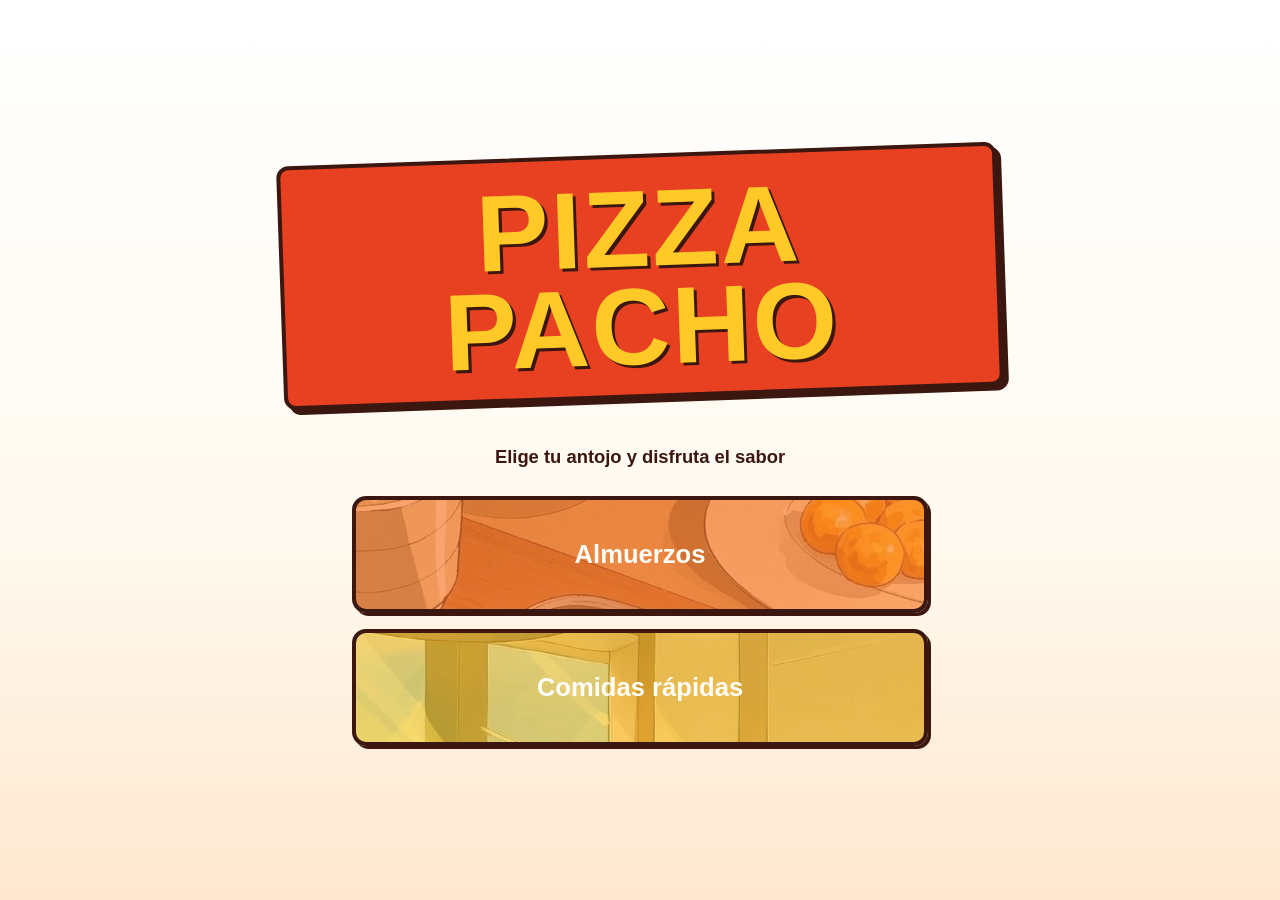
<file: index.html>
<!DOCTYPE html>
<html lang="en">
<head>
    <meta charset="UTF-8">
    <meta name="viewport" content="width=device-width, initial-scale=1.0">
    <title>Pizza Pacho</title>

    <link rel="shortcut icon" href="img/logo.jpg" type="image/x-icon">
    <link rel="stylesheet" href="css/styles.css">
</head>
<body>

    <h1 class="titulo">Pizza Pacho</h1>
    <p class="descripcion"></p>

    <section class="menus">
        <a href="html/menu-almuerzos.html" class="tipo-menu" id="menu-almuerzos">
            Almuerzos
        </a>
        <a href="html/menu-comidas-rapidas.html" class="tipo-menu" id="menu-comidas-rapidas">
            Comidas rápidas
        </a>
    </section>
    
</body>
</html>
</file>
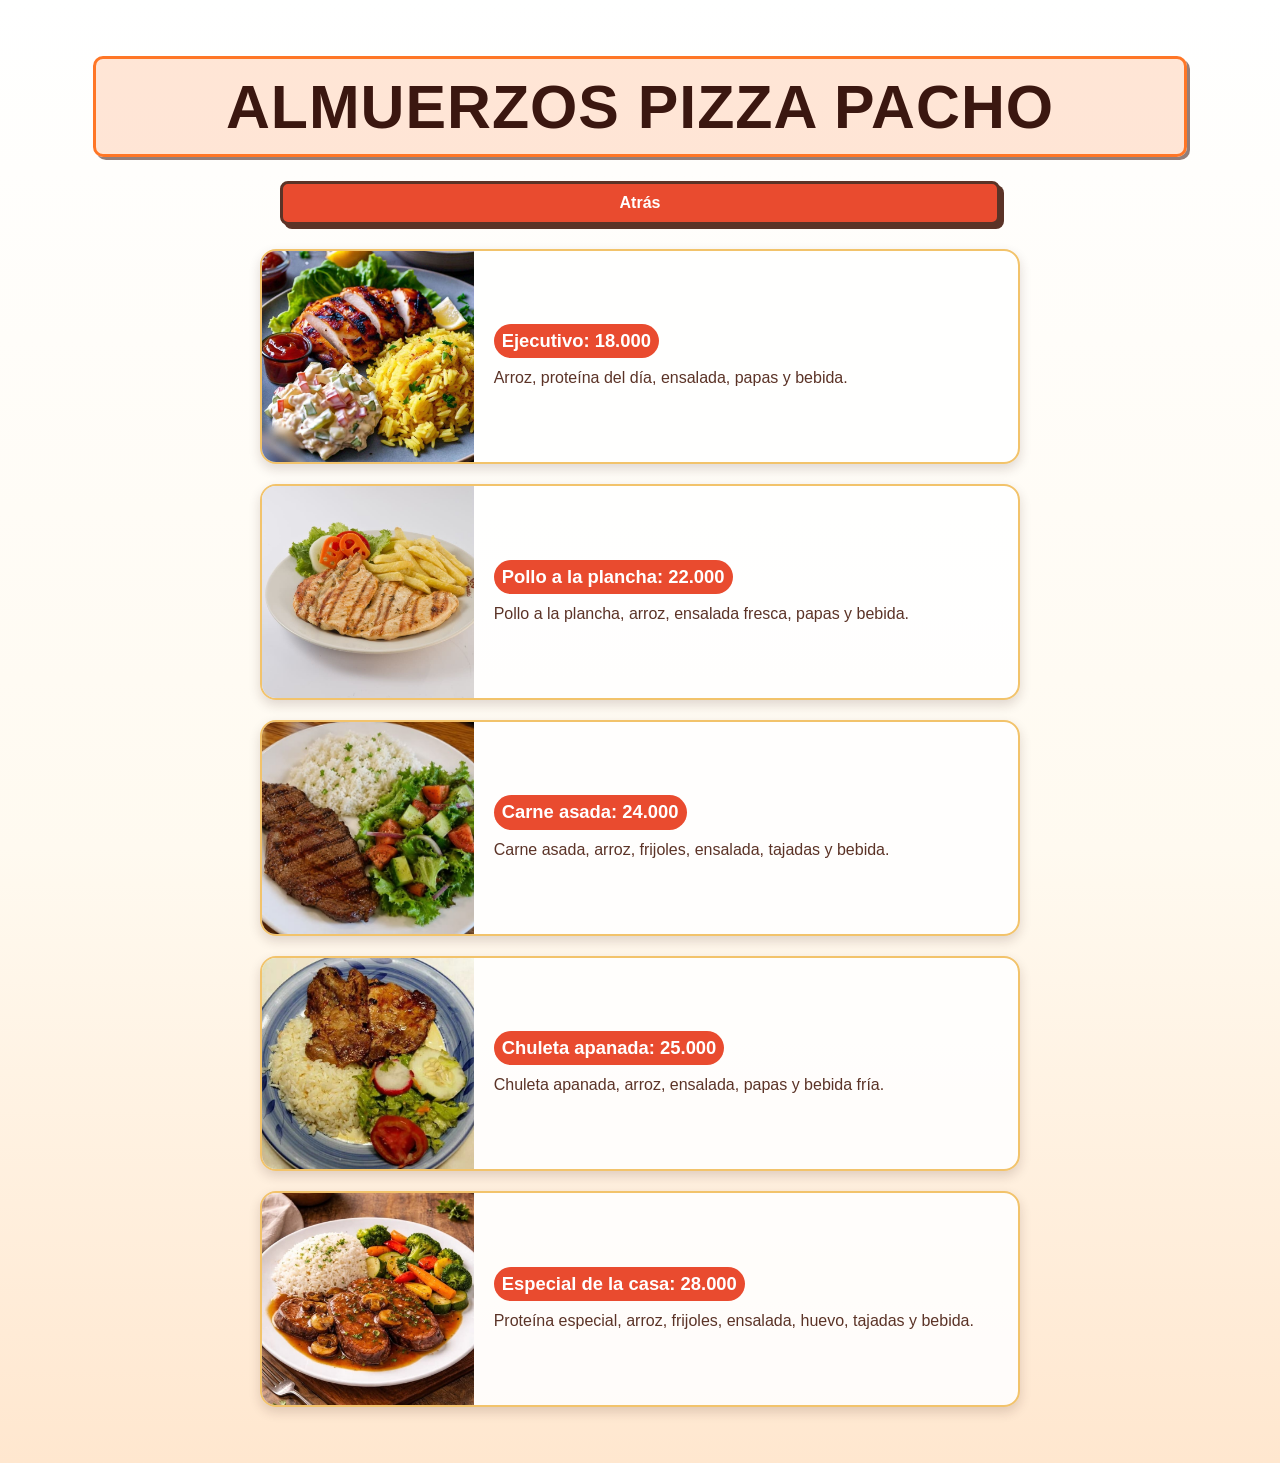
<file: html/menu-almuerzos.html>
<!DOCTYPE html>
<html lang="es">
<head>
    <meta charset="UTF-8">
    <meta name="viewport" content="width=device-width, initial-scale=1.0">
    <title>Menu de Almuerzos - Pizza Pacho</title>

    <link rel="stylesheet" href="../css/styles.css">
    <link rel="stylesheet" href="../css/menus-especificos.css">
    <link rel="shortcut icon" href="../img/logo.jpg" type="image/x-icon">
</head>
<body>
    <h1 class="titulo-secundario">Almuerzos Pizza Pacho</h1>

    <a href="../index.html" class="boton-atrás">Atrás</a>

    <section class="menu-especifico">
        <div class="item-menu">
            <img src="../img/almuerzo-ejecutivo.jpg" alt="Almuerzo ejecutivo" class="img-item-menu">
            <div class="textos">
                <p class="precio">Ejecutivo: 18.000</p>
                <p class="ingredientes">Arroz, proteína del día, ensalada, papas y bebida.</p>
            </div>
        </div>
        <div class="item-menu">
            <img src="../img/almuerzo-pollo-plancha.jpg" alt="Almuerzo con pollo a la plancha" class="img-item-menu">
            <div class="textos">
                <p class="precio">Pollo a la plancha: 22.000</p>
                <p class="ingredientes">Pollo a la plancha, arroz, ensalada fresca, papas y bebida.</p>
            </div>
        </div>
        <div class="item-menu">
            <img src="../img/almuerzo-carne-asada.jpg" alt="Almuerzo con carne asada" class="img-item-menu">
            <div class="textos">
                <p class="precio">Carne asada: 24.000</p>
                <p class="ingredientes">Carne asada, arroz, frijoles, ensalada, tajadas y bebida.</p>
            </div>
        </div>
        <div class="item-menu">
            <img src="../img/almuerzo-chuleta-apanada.jpg" alt="Almuerzo de chuleta" class="img-item-menu">
            <div class="textos">
                <p class="precio">Chuleta apanada: 25.000</p>
                <p class="ingredientes">Chuleta apanada, arroz, ensalada, papas y bebida fría.</p>
            </div>
        </div>
        <div class="item-menu">
            <img src="../img/almuerzo-especial.jpg" alt="Almuerzo especial de la casa" class="img-item-menu">
            <div class="textos">
                <p class="precio">Especial de la casa: 28.000</p>
                <p class="ingredientes">Proteína especial, arroz, frijoles, ensalada, huevo, tajadas y bebida.</p>
            </div>
        </div>
    </section>
</body>
</html>
</file>
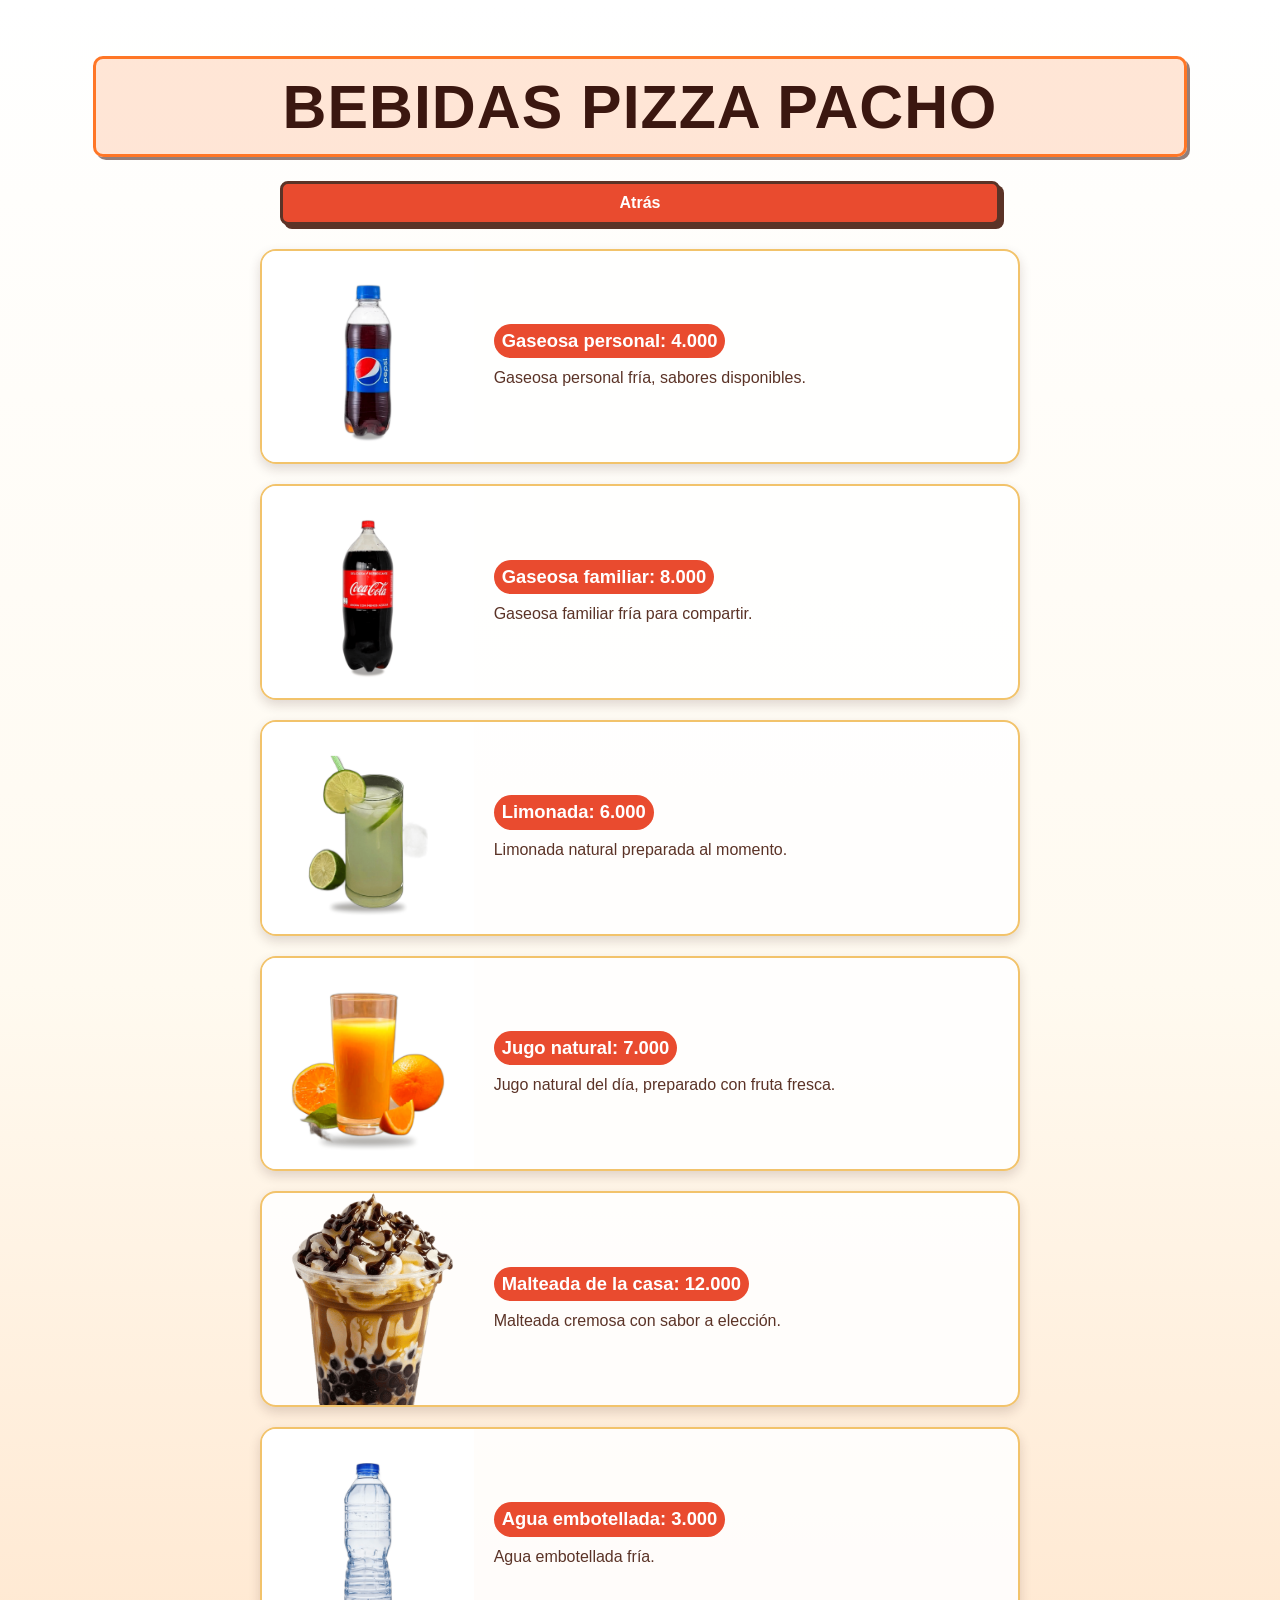
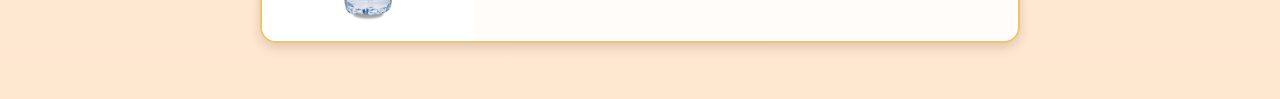
<file: html/menu-bebidas.html>
<!DOCTYPE html>
<html lang="es">

<head>
    <meta charset="UTF-8">
    <meta name="viewport" content="width=device-width, initial-scale=1.0">
    <title>Bebidas Pizza Pacho</title>

    <link rel="stylesheet" href="../css/styles.css">
    <link rel="stylesheet" href="../css/menus-especificos.css">
    <link rel="shortcut icon" href="../img/logo.jpg" type="image/x-icon">
</head>

<body>
    <h1 class="titulo-secundario">Bebidas Pizza Pacho</h1>

    <a href="menu-comidas-rapidas.html" class="boton-atrás">Atrás</a>


    <section class="menu-especifico">
        <div class="item-menu">
            <img src="../img/personal.png" alt="Gaseosa personal" class="img-item-menu">
            <div class="textos">
                <p class="precio">Gaseosa personal: 4.000</p>
                <p class="ingredientes">Gaseosa personal fría, sabores disponibles.</p>
            </div>
        </div>
        <div class="item-menu">
            <img src="../img/gaseosa-familiar.png" alt="Gaseosa familiar" class="img-item-menu">
            <div class="textos">
                <p class="precio">Gaseosa familiar: 8.000</p>
                <p class="ingredientes">Gaseosa familiar fría para compartir.</p>
            </div>
        </div>
        <div class="item-menu"><img src="../img/limonada.png" alt="Limonada natural" class="img-item-menu">
            <div class="textos">
                <p class="precio">Limonada: 6.000</p>
                <p class="ingredientes">Limonada natural preparada al momento.</p>
            </div>
        </div>
        <div class="item-menu"><img src="../img/jugo natural.png" alt="Jugo natural" class="img-item-menu">
            <div class="textos">
                <p class="precio">Jugo natural: 7.000</p>
                <p class="ingredientes">Jugo natural del día, preparado con fruta fresca.</p>
            </div>
        </div>
        <div class="item-menu"><img src="../img/malteada-imagen.png" alt="Malteada de la casa" class="img-item-menu">
            <div class="textos">
                <p class="precio">Malteada de la casa: 12.000</p>
                <p class="ingredientes">Malteada cremosa con sabor a elección.</p>
            </div>
        </div>
        <div class="item-menu"><img src="../img/agua-botella.png" alt="Agua embotellada" class="img-item-menu">
            <div class="textos">
                <p class="precio">Agua embotellada: 3.000</p>
                <p class="ingredientes">Agua embotellada fría.</p>
            </div>
        </div>
    </section>
</body>

</html>
</file>
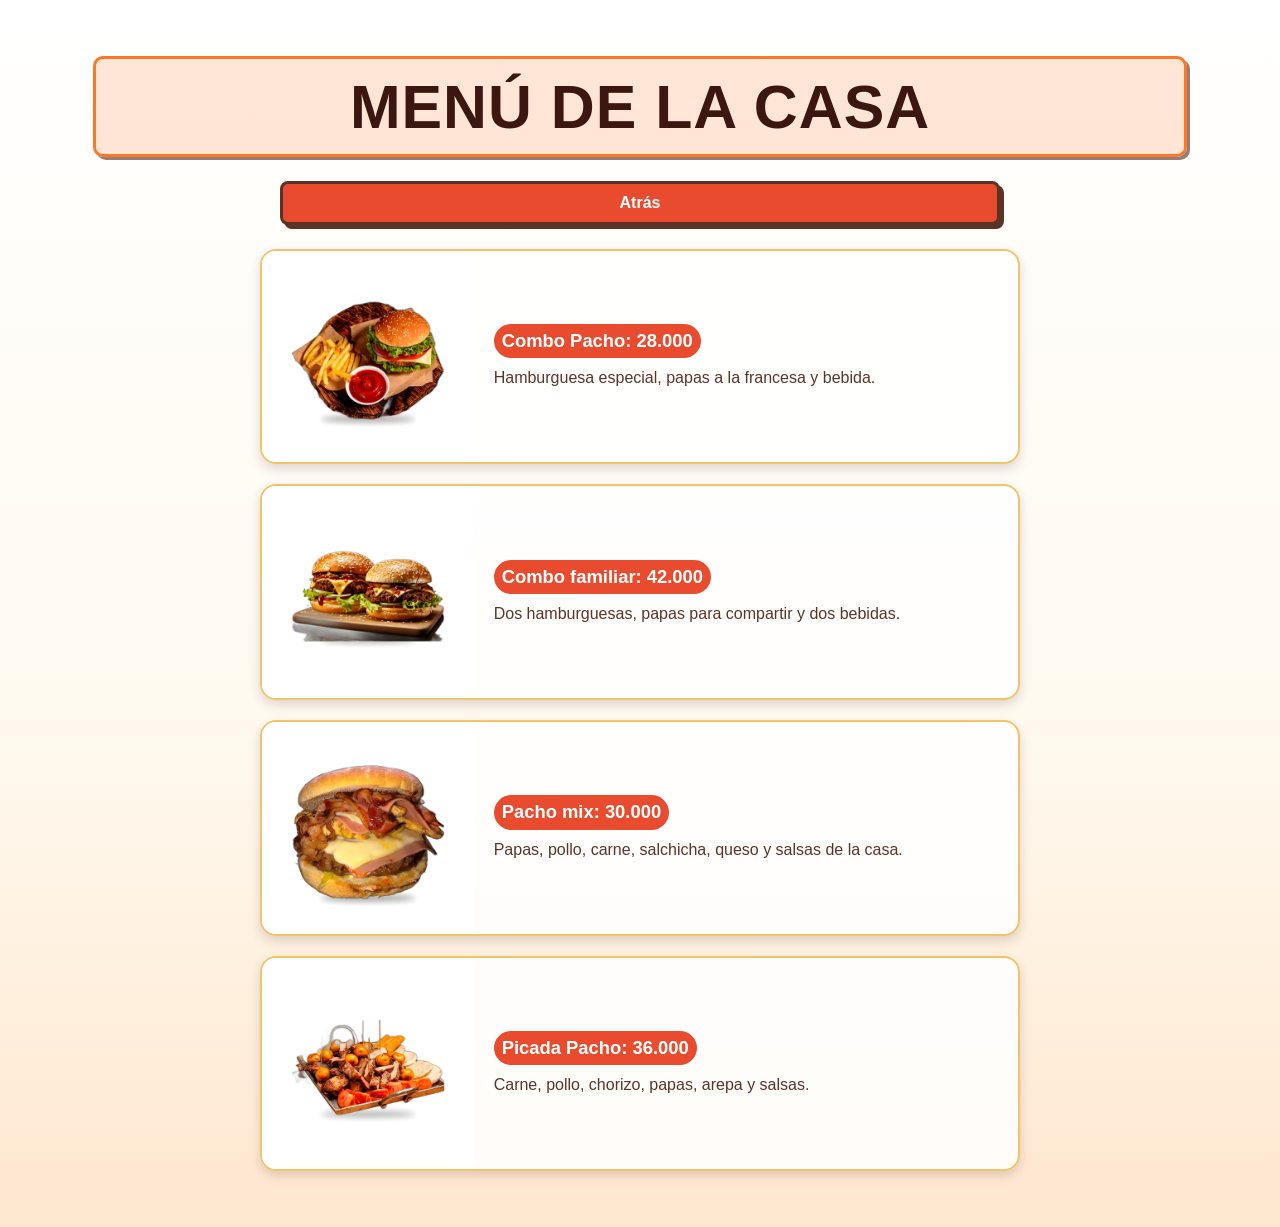
<file: html/menu-de-la-casa.html>
<!DOCTYPE html>
<html lang="es">

<head>
    <meta charset="UTF-8">
    <meta name="viewport" content="width=device-width, initial-scale=1.0">
    <title>Menú de la casa Pizza Pacho</title>

    <link rel="stylesheet" href="../css/styles.css">
    <link rel="stylesheet" href="../css/menus-especificos.css">
    <link rel="shortcut icon" href="../img/logo.jpg" type="image/x-icon">
</head>

<body>
    <h1 class="titulo-secundario">Menú de la casa</h1>

    <a href="menu-comidas-rapidas.html" class="boton-atrás">Atrás</a>

    <section class="menu-especifico">
        <div class="item-menu"><img src="../img/combo-pacho.png" alt="Combo Pacho" class="img-item-menu">
            <div class="textos">
                <p class="precio">Combo Pacho: 28.000</p>
                <p class="ingredientes">Hamburguesa especial, papas a la francesa y bebida.</p>
            </div>
        </div>
        <div class="item-menu"><img src="../img/combo-familiar.png" alt="Combo familiar" class="img-item-menu">
            <div class="textos">
                <p class="precio">Combo familiar: 42.000</p>
                <p class="ingredientes">Dos hamburguesas, papas para compartir y dos bebidas.</p>
            </div>
        </div>
        <div class="item-menu"><img src="../img/pacho-mix.png" alt="Pacho mix" class="img-item-menu">
            <div class="textos">
                <p class="precio">Pacho mix: 30.000</p>
                <p class="ingredientes">Papas, pollo, carne, salchicha, queso y salsas de la casa.</p>
            </div>
        </div>
        <div class="item-menu"><img src="../img/picada pacho.png" alt="Picada Pacho" class="img-item-menu">
            <div class="textos">
                <p class="precio">Picada Pacho: 36.000</p>
                <p class="ingredientes">Carne, pollo, chorizo, papas, arepa y salsas.</p>
            </div>
        </div>
    </section>
</body>

</html>
</file>
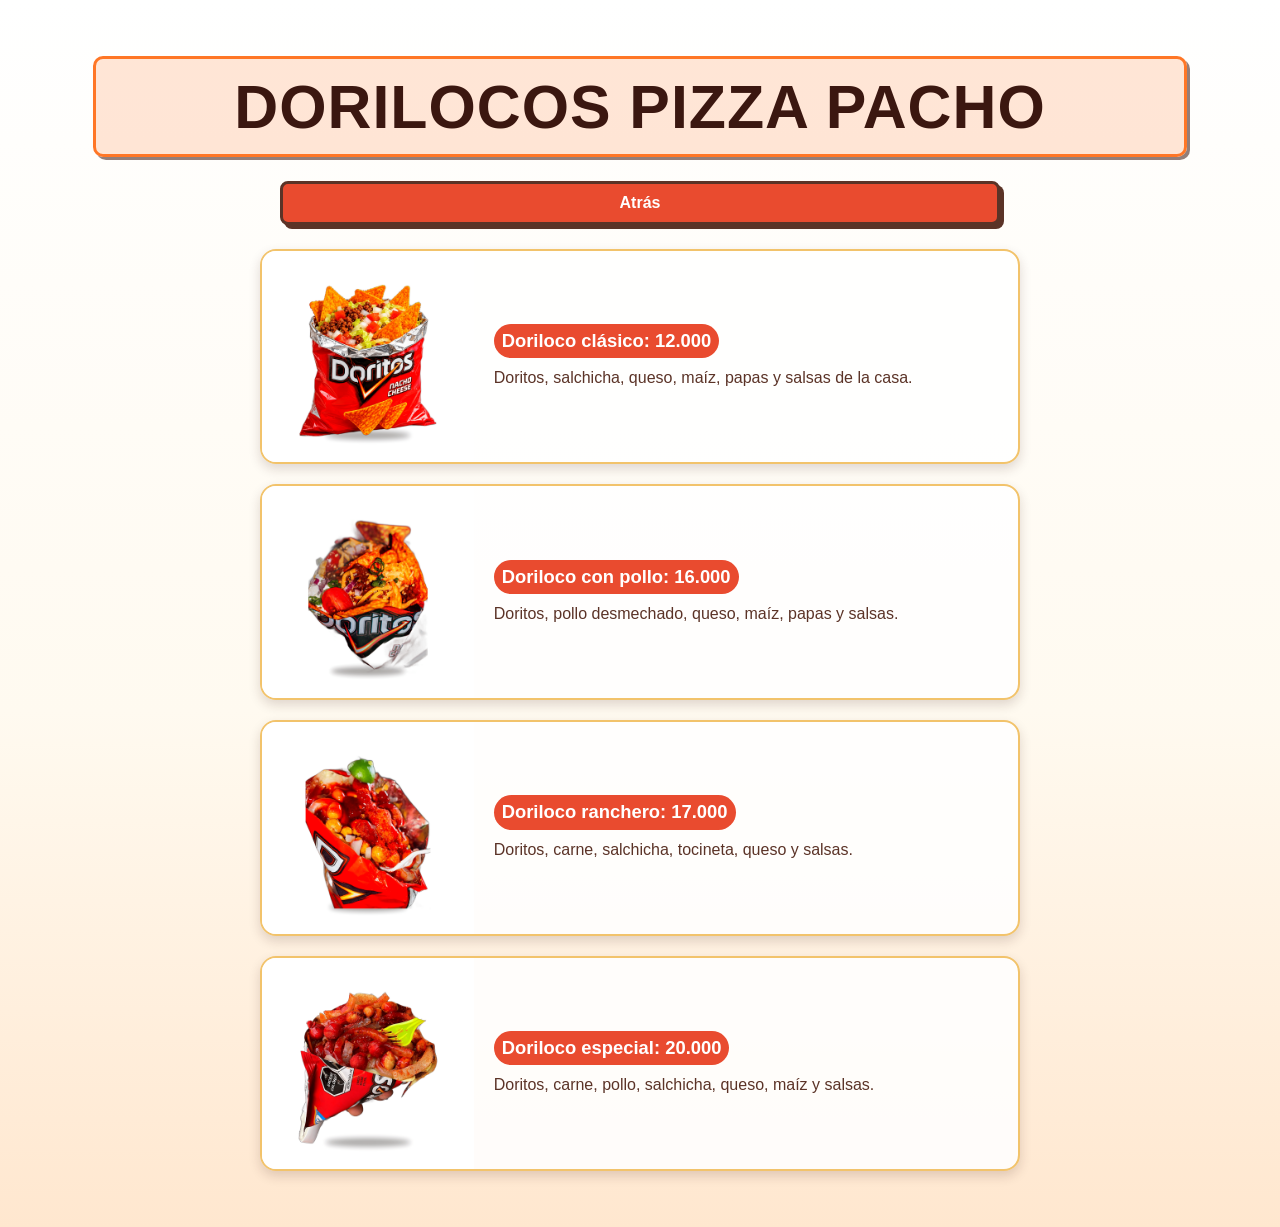
<file: html/menu-dorilocos.html>
<!DOCTYPE html>
<html lang="es">

<head>
    <meta charset="UTF-8">
    <meta name="viewport" content="width=device-width, initial-scale=1.0">
    <title>Dorilocos Pizza Pacho</title>

    <link rel="stylesheet" href="../css/styles.css">
    <link rel="stylesheet" href="../css/menus-especificos.css">
    <link rel="shortcut icon" href="../img/logo.jpg" type="image/x-icon">
</head>

<body>
    <h1 class="titulo-secundario">Dorilocos Pizza Pacho</h1>

    <a href="menu-comidas-rapidas.html" class="boton-atrás">Atrás</a>


    <section class="menu-especifico">
        <div class="item-menu"><img src="../img/doriloco-clasico.png" alt="Doriloco clásico" class="img-item-menu">
            <div class="textos">
                <p class="precio">Doriloco clásico: 12.000</p>
                <p class="ingredientes">Doritos, salchicha, queso, maíz, papas y salsas de la casa.</p>
            </div>
        </div>
        <div class="item-menu"><img src="../img/doriloco-pollo.png" alt="Doriloco con pollo" class="img-item-menu">
            <div class="textos">
                <p class="precio">Doriloco con pollo: 16.000</p>
                <p class="ingredientes">Doritos, pollo desmechado, queso, maíz, papas y salsas.</p>
            </div>
        </div>
        <div class="item-menu"><img src="../img/doriloco-ranchero.png" alt="Doriloco ranchero" class="img-item-menu">
            <div class="textos">
                <p class="precio">Doriloco ranchero: 17.000</p>
                <p class="ingredientes">Doritos, carne, salchicha, tocineta, queso y salsas.</p>
            </div>
        </div>
        <div class="item-menu"><img src="../img/doriloco-especial.png" alt="Doriloco especial" class="img-item-menu">
            <div class="textos">
                <p class="precio">Doriloco especial: 20.000</p>
                <p class="ingredientes">Doritos, carne, pollo, salchicha, queso, maíz y salsas.</p>
            </div>
        </div>
    </section>
</body>

</html>
</file>
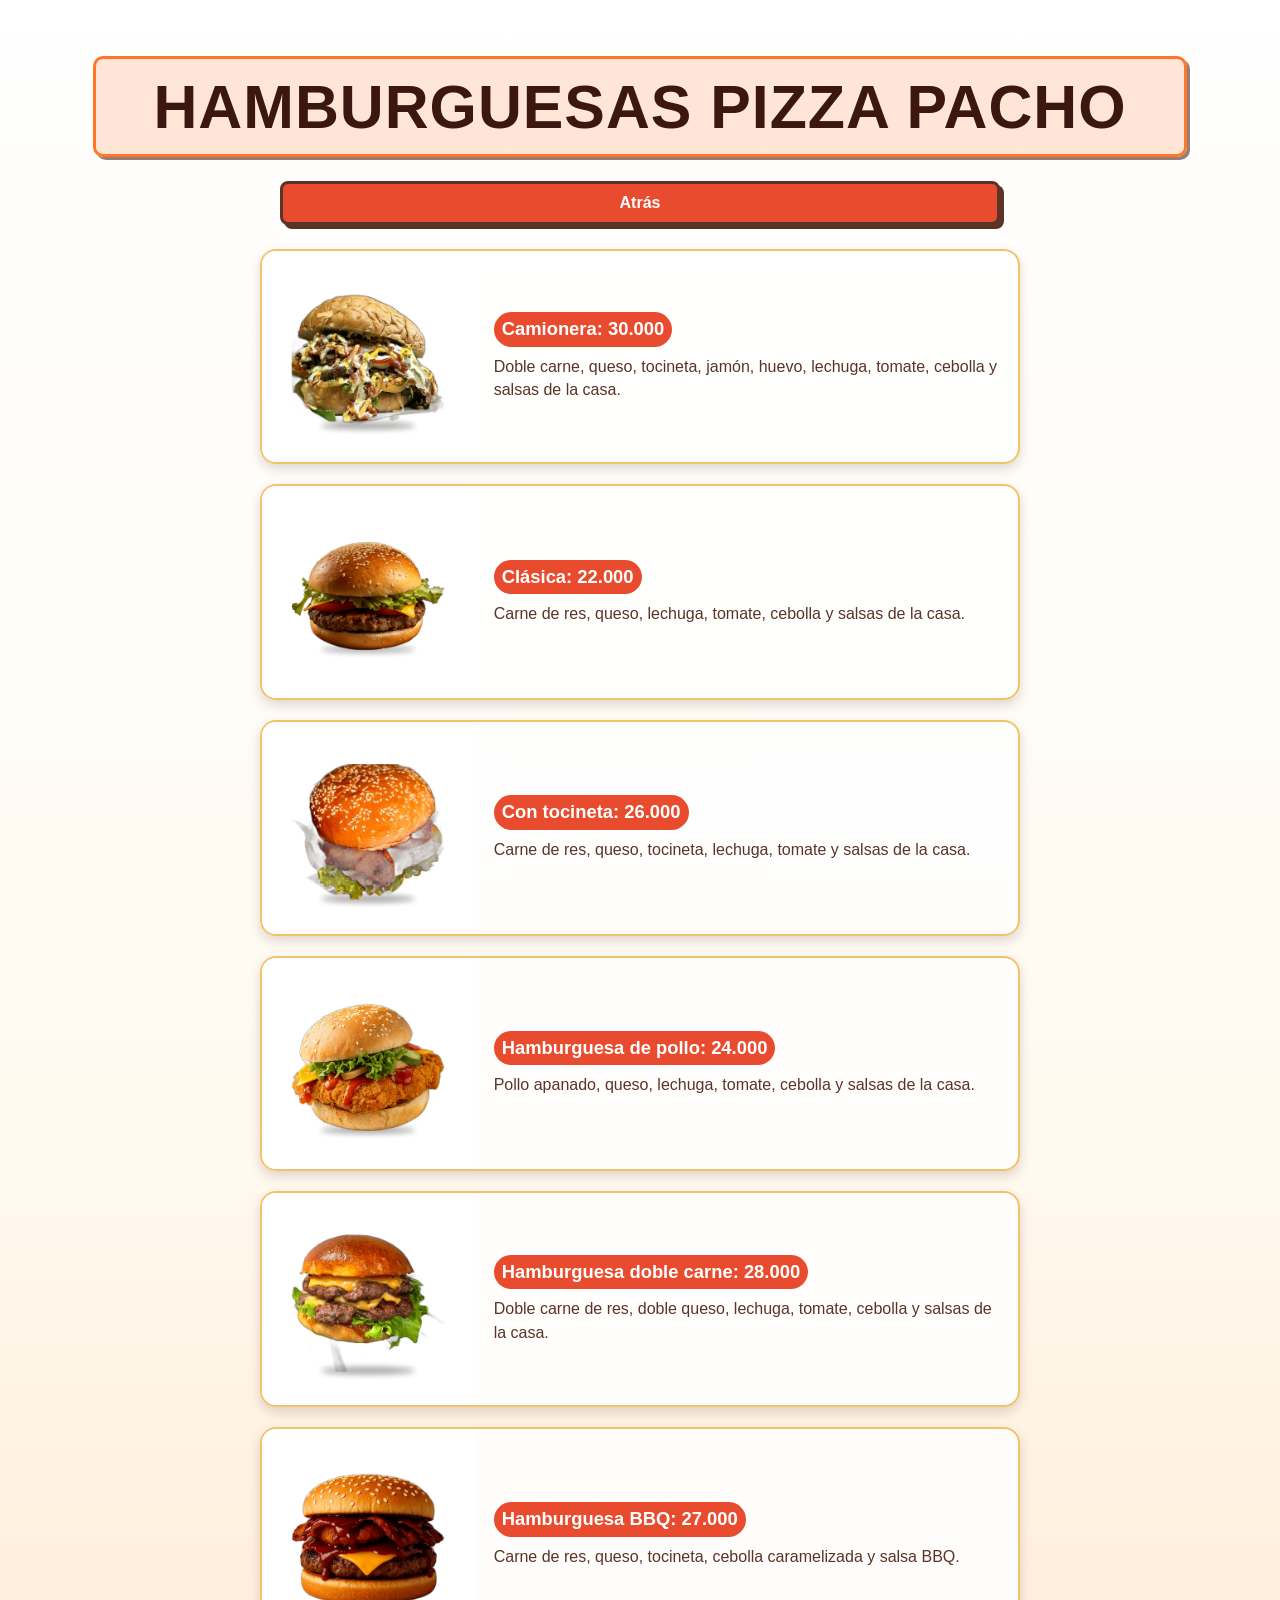
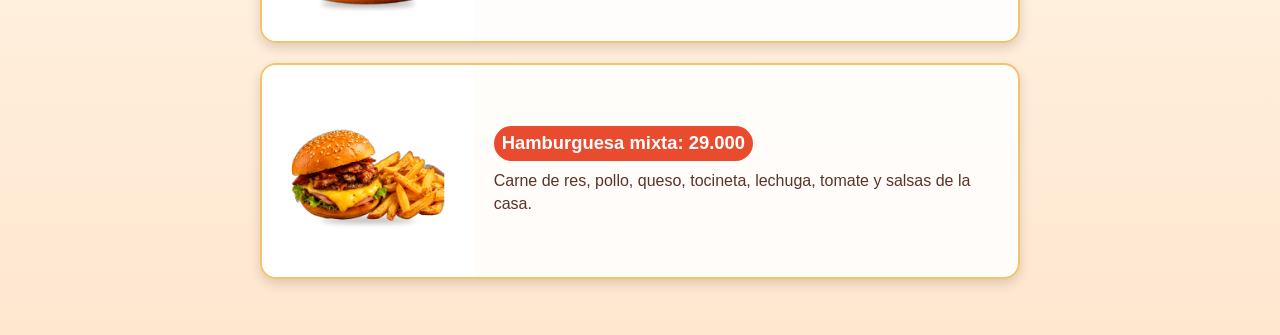
<file: html/menu-hamburguesas.html>
<!DOCTYPE html>
<html lang="es">
<head>
    <meta charset="UTF-8">
    <meta name="viewport" content="width=device-width, initial-scale=1.0">
    <title>Hamburguesas Pizza Pacho</title>

    <link rel="stylesheet" href="../css/styles.css">
    <link rel="stylesheet" href="../css/menus-especificos.css">
    <link rel="shortcut icon" href="../img/logo.jpg" type="image/x-icon">
</head>
<body>
    <h1 class="titulo-secundario">Hamburguesas Pizza Pacho</h1>

    <a href="menu-comidas-rapidas.html" class="boton-atrás">Atrás</a>


    <section class="menu-especifico">
        <div class="item-menu">
            <img src="../img/camionera.png" alt="Hamburguesa camionera" class="img-item-menu">
            <div class="textos">
                <p class="precio">Camionera: 30.000</p>
                <p class="ingredientes">Doble carne, queso, tocineta, jamón, huevo, lechuga, tomate, cebolla y salsas de la casa.</p>
            </div>
        </div>

        <div class="item-menu">
            <img src="../img/hamburguesa-clasica.png" alt="Hamburguesa clásica" class="img-item-menu">
            <div class="textos">
                <p class="precio">Clásica: 22.000</p>
                <p class="ingredientes">Carne de res, queso, lechuga, tomate, cebolla y salsas de la casa.</p>
            </div>
        </div>

        <div class="item-menu">
            <img src="../img/hamburguesa-con-tocineta.png" alt="Hamburguesa con tocineta" class="img-item-menu">
            <div class="textos">
                <p class="precio">Con tocineta: 26.000</p>
                <p class="ingredientes">Carne de res, queso, tocineta, lechuga, tomate y salsas de la casa.</p>
            </div>
        </div>

        <div class="item-menu">
            <img src="../img/hamburguesa-de-pollo.png" alt="Hamburguesa de pollo" class="img-item-menu">
            <div class="textos">
                <p class="precio">Hamburguesa de pollo: 24.000</p>
                <p class="ingredientes">Pollo apanado, queso, lechuga, tomate, cebolla y salsas de la casa.</p>
            </div>
        </div>

        <div class="item-menu">
            <img src="../img/hamburguesa-doble-carne.png" alt="Hamburguesa doble carne" class="img-item-menu">
            <div class="textos">
                <p class="precio">Hamburguesa doble carne: 28.000</p>
                <p class="ingredientes">Doble carne de res, doble queso, lechuga, tomate, cebolla y salsas de la casa.</p>
            </div>
        </div>

        <div class="item-menu">
            <img src="../img/hamburguesa-bbq.png" alt="Hamburguesa BBQ" class="img-item-menu">
            <div class="textos">
                <p class="precio">Hamburguesa BBQ: 27.000</p>
                <p class="ingredientes">Carne de res, queso, tocineta, cebolla caramelizada y salsa BBQ.</p>
            </div>
        </div>

        <div class="item-menu">
            <img src="../img/hamburguesa-mixta.png" alt="Hamburguesa mixta" class="img-item-menu">
            <div class="textos">
                <p class="precio">Hamburguesa mixta: 29.000</p>
                <p class="ingredientes">Carne de res, pollo, queso, tocineta, lechuga, tomate y salsas de la casa.</p>
            </div>
        </div>
        
    </section>
    
</body>
</html>
</file>
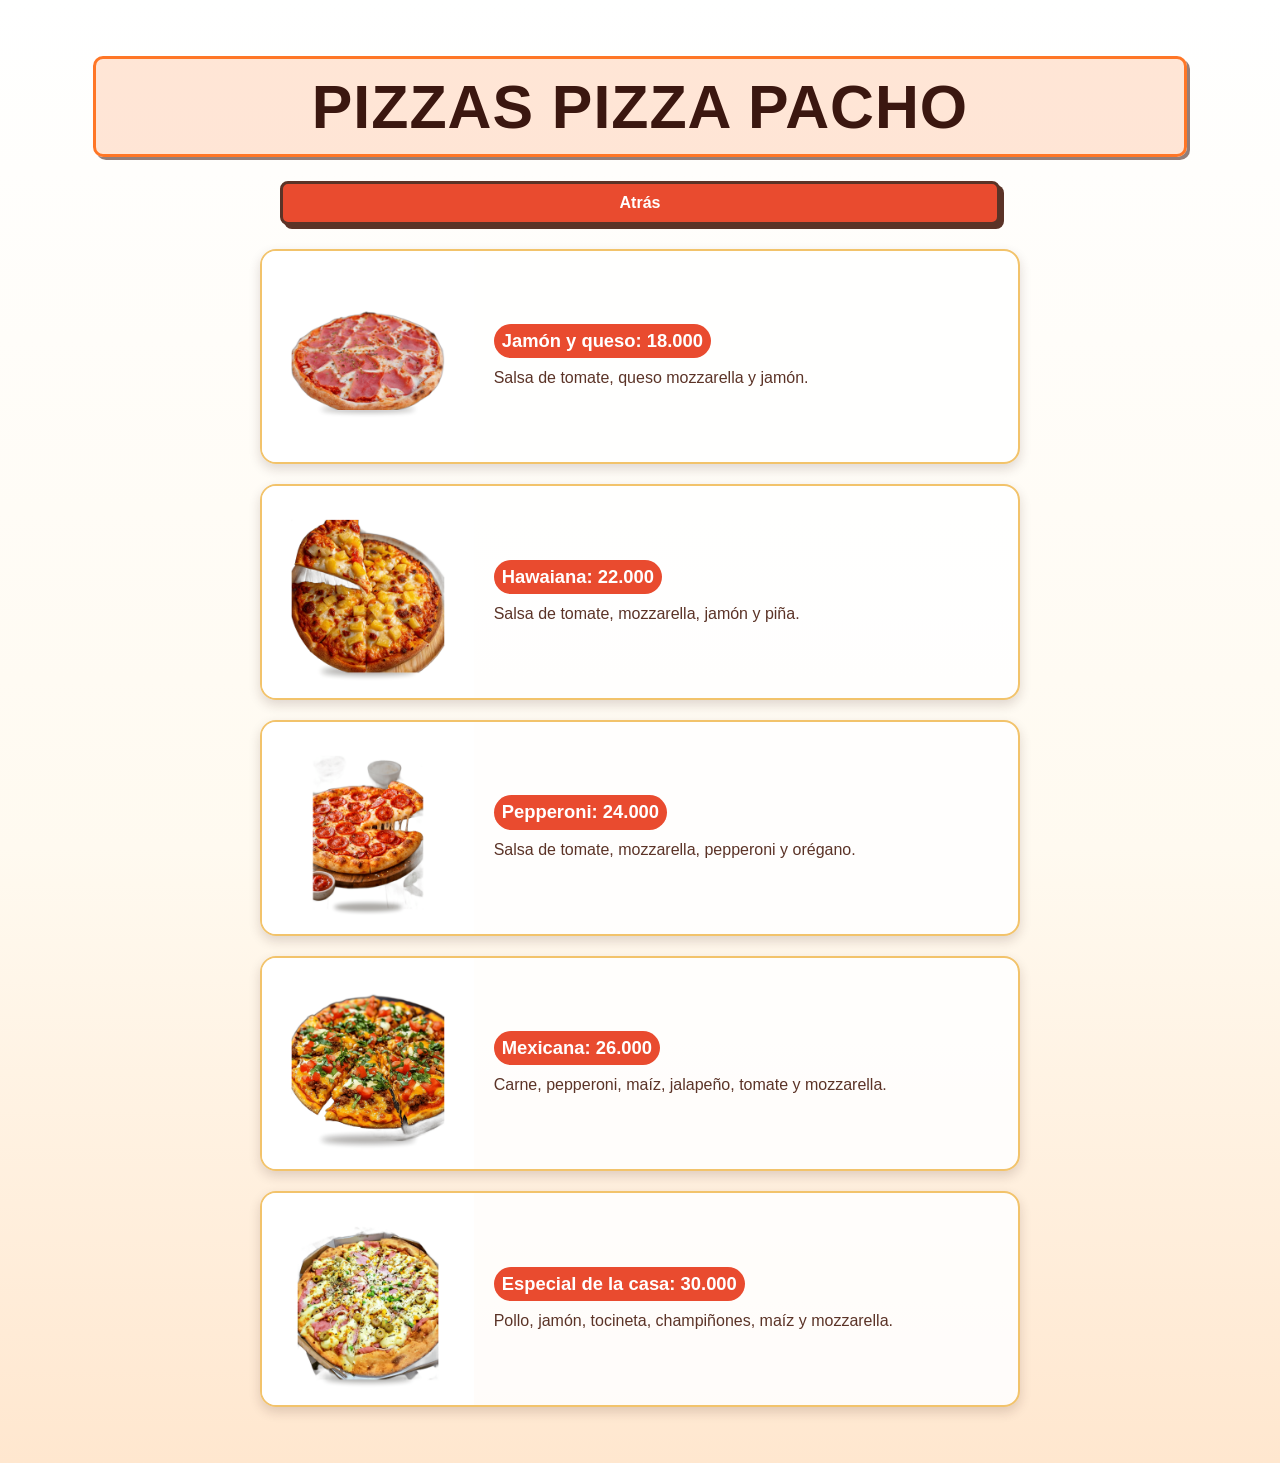
<file: html/menu-pizzas.html>
<!DOCTYPE html>
<html lang="es">

<head>
    <meta charset="UTF-8">
    <meta name="viewport" content="width=device-width, initial-scale=1.0">
    <title>Pizzas Pizza Pacho</title>

    <link rel="stylesheet" href="../css/styles.css">
    <link rel="stylesheet" href="../css/menus-especificos.css">
    <link rel="shortcut icon" href="../img/logo.jpg" type="image/x-icon">
</head>

<body>
    <h1 class="titulo-secundario">Pizzas Pizza Pacho</h1>

    <a href="menu-comidas-rapidas.html" class="boton-atrás">Atrás</a>


    <section class="menu-especifico">
        <div class="item-menu"><img src="../img/pizza-jamon-y-queso.png" alt="Pizza de jamón y queso" class="img-item-menu">
            <div class="textos">
                <p class="precio">Jamón y queso: 18.000</p>
                <p class="ingredientes">Salsa de tomate, queso mozzarella y jamón.</p>
            </div>
        </div>
        <div class="item-menu"><img src="../img/pizza-hawaina.png" alt="Pizza hawaiana" class="img-item-menu">
            <div class="textos">
                <p class="precio">Hawaiana: 22.000</p>
                <p class="ingredientes">Salsa de tomate, mozzarella, jamón y piña.</p>
            </div>
        </div>
        <div class="item-menu"><img src="../img/pizza-peperoni.png" alt="Pizza de pepperoni" class="img-item-menu">
            <div class="textos">
                <p class="precio">Pepperoni: 24.000</p>
                <p class="ingredientes">Salsa de tomate, mozzarella, pepperoni y orégano.</p>
            </div>
        </div>
        <div class="item-menu"><img src="../img/pizza-mexicana.png" alt="Pizza mexicana" class="img-item-menu">
            <div class="textos">
                <p class="precio">Mexicana: 26.000</p>
                <p class="ingredientes">Carne, pepperoni, maíz, jalapeño, tomate y mozzarella.</p>
            </div>
        </div>
        <div class="item-menu"><img src="../img/pizza-especial.png" alt="Pizza especial de la casa" class="img-item-menu">
            <div class="textos">
                <p class="precio">Especial de la casa: 30.000</p>
                <p class="ingredientes">Pollo, jamón, tocineta, champiñones, maíz y mozzarella.</p>
            </div>
        </div>
    </section>
</body>

</html>
</file>
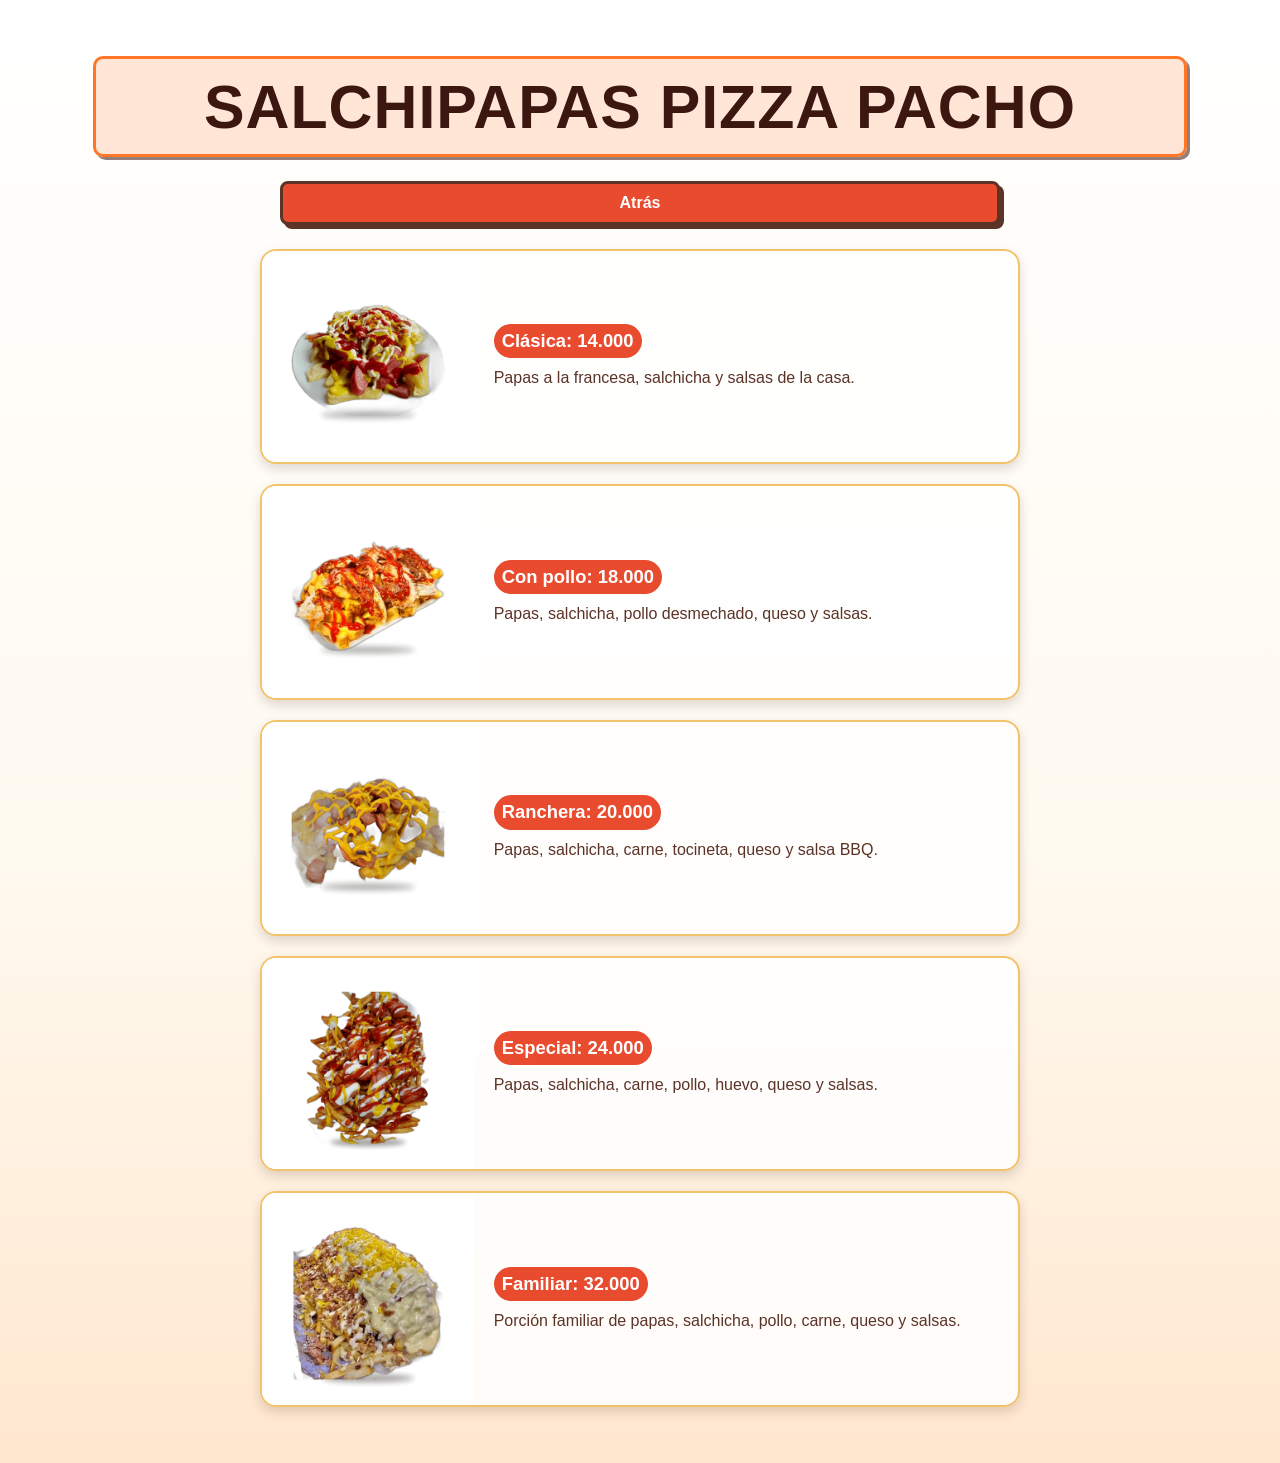
<file: html/menu-salchipapas.html>
<!DOCTYPE html>
<html lang="es">

<head>
    <meta charset="UTF-8">
    <meta name="viewport" content="width=device-width, initial-scale=1.0">
    <title>Salchipapas Pizza Pacho</title>

    <link rel="stylesheet" href="../css/styles.css">
    <link rel="stylesheet" href="../css/menus-especificos.css">
    <link rel="shortcut icon" href="../img/logo.jpg" type="image/x-icon">
</head>

<body>
    <h1 class="titulo-secundario">Salchipapas Pizza Pacho</h1>

    <a href="menu-comidas-rapidas.html" class="boton-atrás">Atrás</a>

    <section class="menu-especifico">
        <div class="item-menu"><img src="../img/salchipapa-clasica.png" alt="Salchipapa clásica" class="img-item-menu">
            <div class="textos">
                <p class="precio">Clásica: 14.000</p>
                <p class="ingredientes">Papas a la francesa, salchicha y salsas de la casa.</p>
            </div>
        </div>
        <div class="item-menu"><img src="../img/salchipapa-con-pollo.png" alt="Salchipapa con pollo" class="img-item-menu">
            <div class="textos">
                <p class="precio">Con pollo: 18.000</p>
                <p class="ingredientes">Papas, salchicha, pollo desmechado, queso y salsas.</p>
            </div>
        </div>
        <div class="item-menu"><img src="../img/salchipapa-ranchera.png" alt="Salchipapa ranchera" class="img-item-menu">
            <div class="textos">
                <p class="precio">Ranchera: 20.000</p>
                <p class="ingredientes">Papas, salchicha, carne, tocineta, queso y salsa BBQ.</p>
            </div>
        </div>
        <div class="item-menu"><img src="../img/salchipapa-especial.png" alt="Salchipapa especial" class="img-item-menu">
            <div class="textos">
                <p class="precio">Especial: 24.000</p>
                <p class="ingredientes">Papas, salchicha, carne, pollo, huevo, queso y salsas.</p>
            </div>
        </div>
        <div class="item-menu"><img src="../img/salchipapa-familiar.png" alt="Salchipapa familiar" class="img-item-menu">
            <div class="textos">
                <p class="precio">Familiar: 32.000</p>
                <p class="ingredientes">Porción familiar de papas, salchicha, pollo, carne, queso y salsas.</p>
            </div>
        </div>
    </section>
</body>

</html>
</file>
<file: css/styles.css>
:root {
    --brown: #3b1710;
    --red: #e84122;
    --orange: #ff7626;
    --yellow: #ffc928;
    --cream: #fff8e5;
    --white: #fffdf7;
}

* {
    box-sizing: border-box;
}

body {
    align-items: center;
    background: linear-gradient(to bottom, #ffffff 0%, #fffaf0 58%, #ffe7cf 100%);
    color: var(--brown);
    display: flex;
    flex-direction: column;
    font-family: "Trebuchet MS", Verdana, sans-serif;
    justify-content: center;
    margin: 0;
    min-height: 100vh;
    padding: 32px 20px;
}

body > * {
    width: min(100%, 430px);
}

.titulo {
    background: var(--red);
    border: 4px solid var(--brown);
    border-radius: 12px;
    box-shadow: 5px 5px 0 var(--brown);
    color: var(--yellow);
    font-family: Impact, "Arial Black", sans-serif;
    font-size: clamp(3.2rem, 16vw, 5.5rem);
    letter-spacing: 2px;
    line-height: 0.9;
    margin: 0 auto 18px;
    padding: 18px 12px 14px;
    text-align: center;
    text-shadow: 3px 3px 0 var(--brown);
    text-transform: uppercase;
    transform: rotate(-2deg);
}

.titulo-secundario {
    background: rgba(255, 118, 38, 0.18);
    border: 3px solid var(--orange);
    border-radius: 10px;
    box-shadow: 3px 3px 0 rgba(59, 23, 16, 0.55);
    color: var(--brown);
    font-family: Impact, "Arial Black", sans-serif;
    font-size: clamp(2rem, 9vw, 3.2rem);
    letter-spacing: 1px;
    line-height: 1;
    margin: 0 auto 24px;
    padding: 14px 16px 12px;
    width: 90%;
    box-sizing: border-box;
    text-align: center;
    text-transform: uppercase;
}

.descripcion {
    color: var(--brown);
    font-size: 1rem;
    font-weight: bold;
    margin: 30px auto 22px;
    text-align: center;
}

.descripcion:empty::after {
    content: "Elige tu antojo y disfruta el sabor";
}

.menus {
    display: flex;
    flex-direction: column;
    gap: 16px;
}

.tipo-menu {
    align-items: center;
    border: 4px solid var(--brown);
    border-radius: 14px;
    box-shadow: 3px 3px 0 var(--brown);
    color: var(--white);
    display: flex;
    font-size: 1.6rem;
    font-weight: 900;
    justify-content: center;
    min-height: 100px;
    width: 80%;
    margin: 0 auto;
    padding: 40px 20px;
    box-sizing: border-box;
    text-align: center;
    text-decoration: none;
    transition: transform 160ms ease, box-shadow 160ms ease;
}

#menu-almuerzos {
    background: linear-gradient(rgba(255, 118, 38, 0.600), rgba(255, 118, 38, 0.600)), url("../img/almuerzos.jpg");
    background-size: cover;
    background-repeat:  no-repeat;
}

#menu-comidas-rapidas {
    background: linear-gradient(rgba(255, 201, 40, 0.600), rgba(255, 201, 40, 0.600)), url("../img/comida.jpg");
    background-size: cover;
    background-repeat:  no-repeat;
}

#menu-hamburguesas {
    background: linear-gradient(rgba(232, 65, 34, 0.600), rgba(232, 65, 34, 0.600)), url("../img/hamburguesa.jpg");
    background-size: cover;
    background-repeat: no-repeat;
}

#menu-salchipapas {
    background: linear-gradient(rgba(255, 118, 38, 0.600), rgba(255, 118, 38, 0.600)), url("../img/salchipapa.jpg");
    background-size: cover;
    background-repeat: no-repeat;
}

#menu-pizzas {
    background: linear-gradient(rgba(255, 201, 40, 0.600), rgba(255, 201, 40, 0.600)), url("../img/pizza.jpg");
    background-size: cover;
    background-repeat: no-repeat;
}

#menu-dorilocos {
    background: linear-gradient(rgba(232, 65, 34, 0.600), rgba(232, 65, 34, 0.600)), url("../img/dorilocos.jpg");
    background-size: cover;
    background-repeat: no-repeat;
}

#menu-de-la-casa {
    background: linear-gradient(rgba(255, 118, 38, 0.600), rgba(255, 118, 38, 0.600)), url("../img/menu_de_la_casa.jpg");
    background-size: cover;
    background-repeat: no-repeat;
}

#menu-bebidas {
    background: linear-gradient(rgba(255, 201, 40, 0.600), rgba(255, 201, 40, 0.600)), url("../img/bebida.jpg");
    background-size: cover;
    background-repeat: no-repeat;
}

.tipo-menu:hover,
.tipo-menu:focus-visible {
    box-shadow: 2px 2px 0 var(--brown);
    outline: none;
    transform: translate(2px, 2px) rotate(1deg);
}

.tipo-menu:active {
    box-shadow: none;
    transform: translate(4px, 4px);
}

@media (min-width: 700px) {
    body {
        padding: 56px 32px;
    }

    body > * {
        width: min(100%, 720px);
    }

    .titulo {
        font-size: 6.8rem;
        padding: 22px 24px 18px;
    }

    .titulo-secundario,
    #menu-secundario {
        font-size: 3.8rem;
        padding: 18px 24px 16px;
    }

    .descripcion {
        font-size: 1.15rem;
        margin-bottom: 28px;
    }

    .menus {
        flex-direction: column;
    }

    .tipo-menu {
        min-height: 112px;
    }
}
</file>
<file: css/menus-especificos.css>
html {
    font-size: 16px;
}

:root {
    --redorange: #e94b2f;
    --fondo: #fff8ea;
    --linea: #f2c36b;
    --sombra: rgba(59, 23, 16, 0.16);
}

body:has(.menu-especifico) {
    justify-content: flex-start;
}

.boton-atrás,
.boton-atras {
    align-self: flex-end;
    background: var(--redorange);
    border: 3px solid #5b3327;
    border-radius: 8px;
    box-shadow: 4px 4px 0 #5b3327;
    color: #ffffff;
    display: inline-flex;
    font-family: "Trebuchet MS", Verdana, sans-serif;
    font-size: 1rem;
    font-weight: 900;
    justify-content: center;
    line-height: 1;
    margin: 0 auto;
    margin-bottom: 24px;
    min-width: 104px;
    padding: 11px 18px;
    text-decoration: none;
    transition: background-color 160ms ease, box-shadow 160ms ease, transform 160ms ease;
}

.boton-atrás:hover,
.boton-atras:hover {
    background: #d83d26;
    box-shadow: 2px 2px 0 #5b3327;
    transform: translate(2px, 2px);
}

.boton-atrás:focus-visible,
.boton-atras:focus-visible {
    outline: 3px solid var(--linea);
    outline-offset: 3px;
}

.menu-especifico {
    display: flex;
    flex-direction: column;
    gap: 18px;
    margin: 0 auto;
    max-width: 760px;
    width: 100%;
}

.item-menu {
    align-items: stretch;
    background: rgba(255, 255, 255, 0.88);
    border: 2px solid var(--linea);
    border-radius: 16px;
    box-shadow: 0 5px 12px var(--sombra);
    display: flex;
    flex-direction: row;
    margin: 0 auto;
    min-height: 138px;
    overflow: hidden;
    transition: box-shadow 160ms ease, transform 160ms ease;
    width: 100%;
}

.item-menu:hover {
    box-shadow: 0 8px 18px rgba(59, 23, 16, 0.22);
    transform: translateY(-2px);
}

.img-item-menu {
    aspect-ratio: 1 / 1;
    align-self: stretch;
    flex: 0 0 34%;
    height: auto;
    margin: 0;
    object-fit: cover;
    width: 34%;
}

.textos {
    display: flex;
    flex: 1;
    flex-direction: column;
    gap: 8px;
    justify-content: center;
    padding: 18px 20px;
}

.precio {
    align-self: flex-start;
    background: var(--redorange);
    border-radius: 999px;
    color: #ffffff;
    font-family: "Trebuchet MS", Verdana, sans-serif;
    font-size: 1.15rem;
    font-weight: 900;
    line-height: 1;
    padding: 8px;
}

.ingredientes {
    color: #5b3327;
    font-size: 1rem;
    line-height: 1.45;
}

.precio,
.ingredientes {
    margin: 0;
}

@media (max-width: 480px) {
    .menu-especifico {
        gap: 14px;
    }

    .item-menu {
        min-height: 126px;
    }

    .img-item-menu {
        flex-basis: 32%;
        width: 32%;
    }

    .textos {
        gap: 6px;
        padding: 14px 15px;
    }

    .precio {
        font-size: 0.8rem;
        padding: 7px 10px;
    }

    .ingredientes {
        font-size: 0.92rem;
    }
}

@media (min-width: 700px) {
    .menu-especifico {
        gap: 20px;
    }

    .item-menu {
        min-height: 170px;
    }

    .img-item-menu {
        flex-basis: 28%;
        width: 28%;
    }
}
</file>
